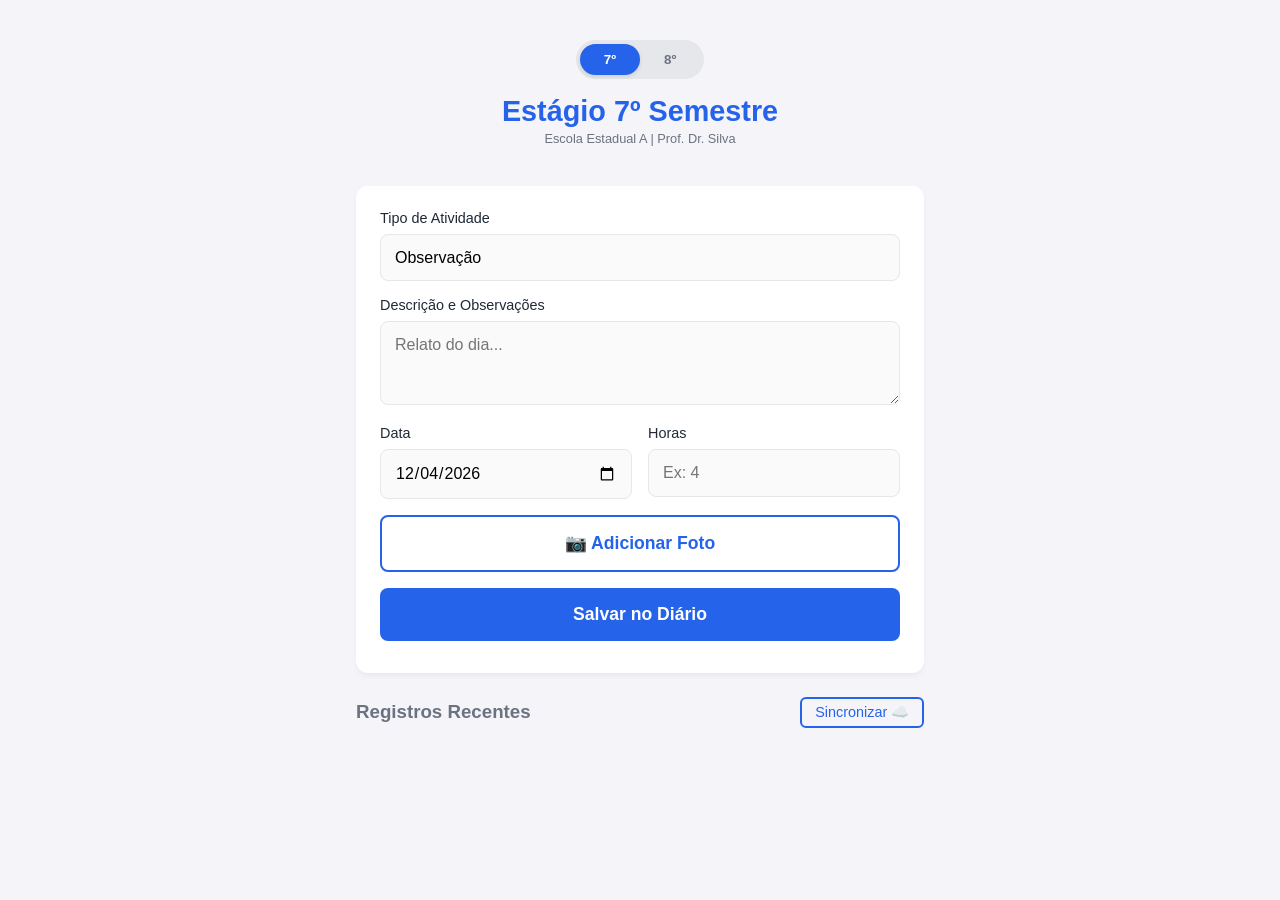
<file: index.html>
<!DOCTYPE html>
<html lang="pt-BR">
<head>
    <meta charset="UTF-8">
    <meta name="viewport" content="width=device-width, initial-scale=1.0, maximum-scale=1.0, user-scalable=no">
    <title>Estágio - Diário</title>
    <link rel="stylesheet" href="css/style.css">
    <link rel="manifest" href="manifest.json">
</head>
<body>
    <div class="container">
        <header>
    <div class="internship-selector">
        <button class="sel-btn active" onclick="switchEstagio(7)">7º</button>
        <button class="sel-btn" onclick="switchEstagio(8)">8º</button>
    </div>
    <h1 id="estagio-titulo">Estágio 7º</h1>
    <p id="estagio-info" style="font-size: 0.8rem; color: var(--text-light);"></p>
</header>
<div class="card">
            <form id="form-diario">
                <div class="form-group">
                    <label>Tipo de Atividade</label>
                    <select id="tipo_atividade" required></select>
                </div>
                <div class="form-group">
                    <label>Descrição e Observações</label>
                    <textarea id="atividade" rows="3" required placeholder="Relato do dia..."></textarea>
                </div>
                <div style="display: flex; gap: 1rem;">
                    <div class="form-group" style="flex: 1;">
                        <label>Data</label>
                        <input type="date" id="data" required>
                    </div>
                    <div class="form-group" style="flex: 1;">
                        <label>Horas</label>
                        <input type="number" id="horas" required min="0.5" step="0.5" placeholder="Ex: 4">
                    </div>
                </div>
                <div class="form-group">
                    <label class="btn btn-outline" style="cursor: pointer; text-align: center;">
                        📷 Adicionar Foto
                        <input type="file" id="foto" accept="image/*" style="display:none" onchange="previewFoto(this)">
                    </label>
                    <div id="foto-preview"></div> </div>
                
                <button type="submit" class="btn">Salvar no Diário</button>
            </form>
        </div>

        <div style="display: flex; justify-content: space-between; align-items: center; margin: 1.5rem 0 1rem;">
            <h3 style="color: var(--text-light); margin: 0;">Registros Recentes</h3>
            <button type="button" id="btn-sync" class="btn-outline" style="padding: 0.3rem 0.8rem; border-radius: 6px; font-size: 0.9rem; cursor: pointer;">
                Sincronizar ☁️
            </button>
        </div>
        
        <ul id="lista-atividades" class="lista-registros"></ul>
    
    <script src="js/config.js"></script>
    <script src="js/db.js"></script>
    <script src="js/sync.js"></script> <script src="js/app.js"></script> </body>
</body>
</html>
</file>
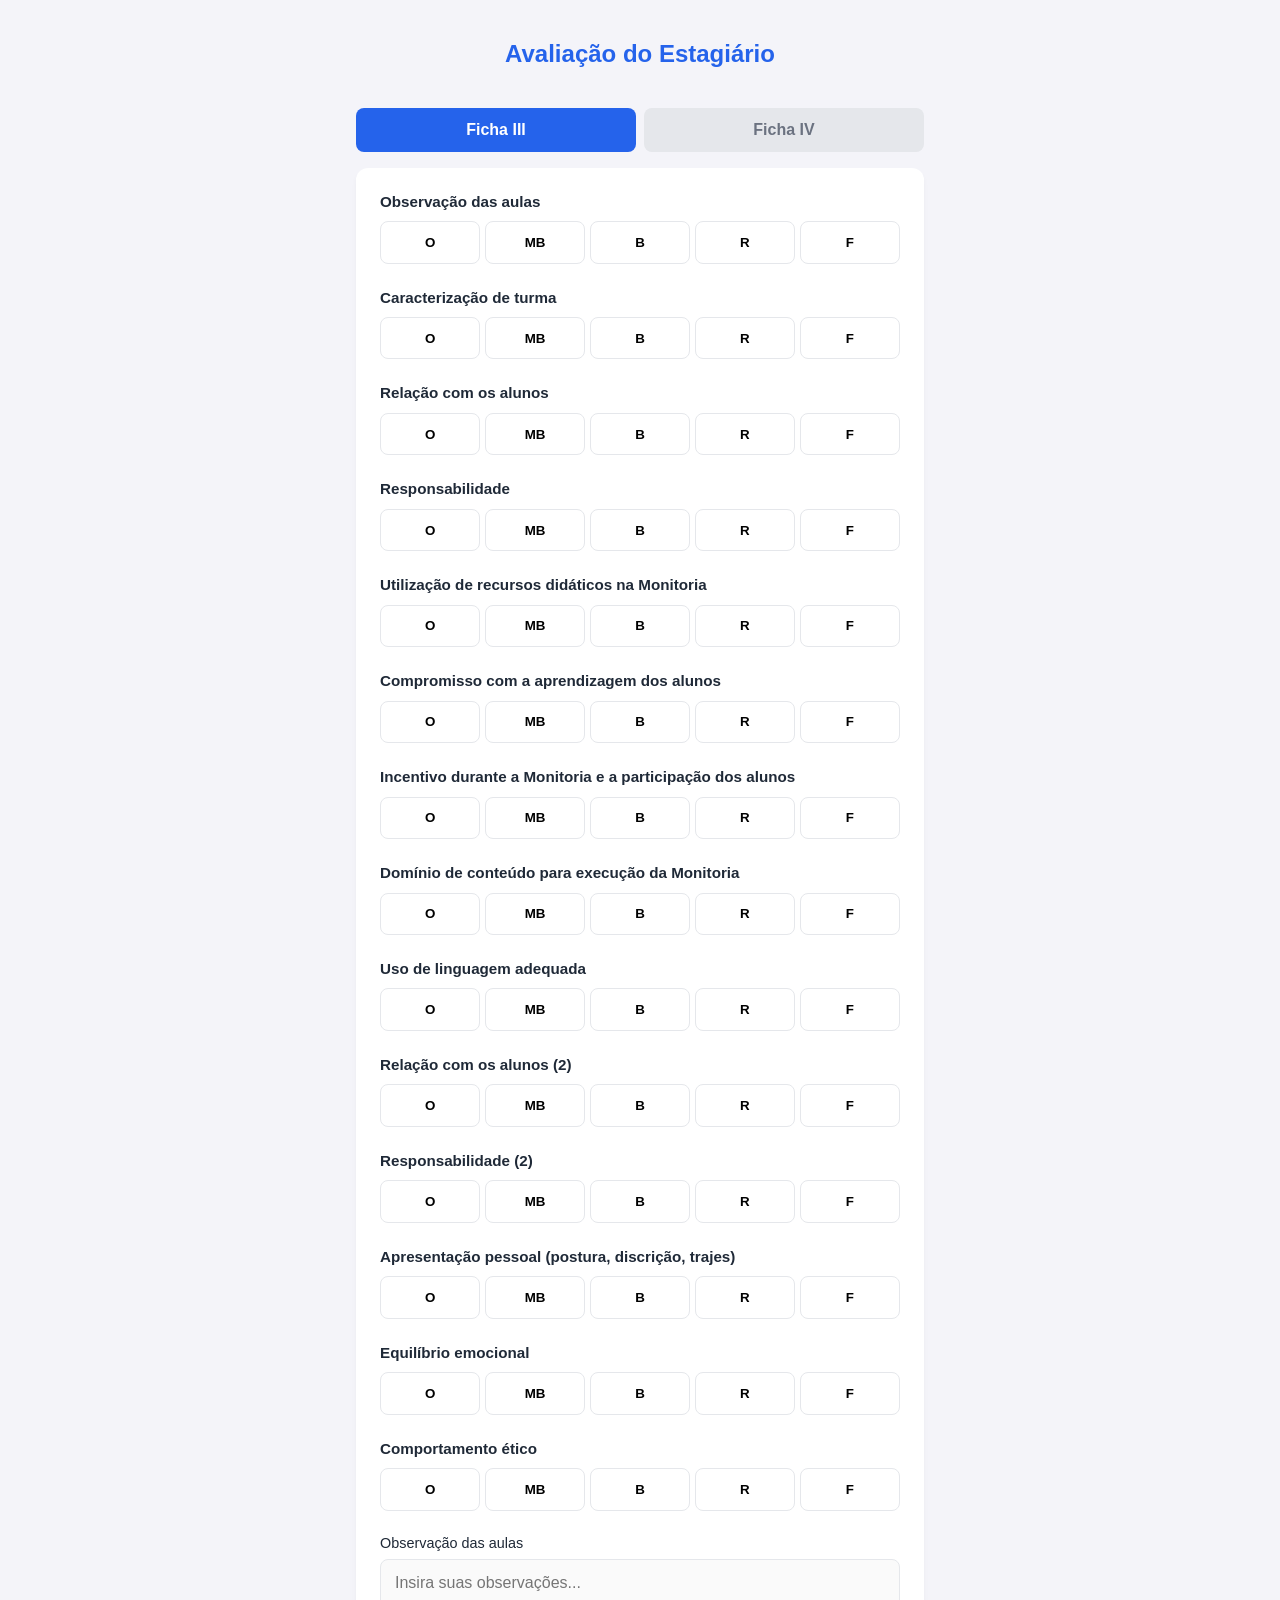
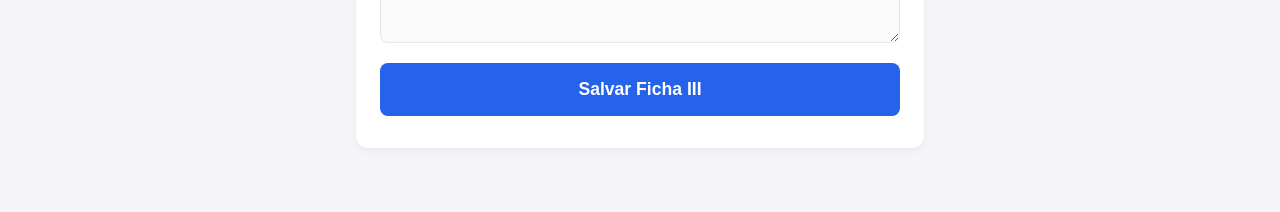
<file: prof.html>
<!DOCTYPE html>
<html lang="pt-BR">
<head>
    <meta charset="UTF-8">
    <meta name="viewport" content="width=device-width, initial-scale=1.0, maximum-scale=1.0, user-scalable=no">
    <title>Estágio - Avaliação do Professor</title>
    <link rel="stylesheet" href="css/style.css">
    <link rel="manifest" href="manifest.json">
    <style>
        /* Estilo extra para os títulos das categorias da Ficha 4 */
        .categoria-titulo { margin: 1.5rem 0 1rem; padding-bottom: 0.5rem; border-bottom: 2px solid var(--border); color: var(--primary); font-size: 1.1rem; }
        .eval-row p { font-size: 0.95rem; line-height: 1.3; margin-bottom: 0.6rem; }
    </style>
</head>
<body>
    <div class="container">
        <header>
            <h1>Avaliação do Estagiário</h1>
        </header>

        <div class="tabs">
            <button class="tab-btn active" data-target="ficha3">Ficha III</button>
            <button class="tab-btn" data-target="ficha4">Ficha IV</button>
        </div>

        <div class="card">
            <div id="ficha3" class="tab-content active">
                <form id="form-ficha3">
                    <div id="criterios-ficha3"></div> <div class="form-group" style="margin-top: 1.5rem;">
                        <label>Observação das aulas</label>
                        <textarea id="obs-ficha3" rows="3" placeholder="Insira suas observações..."></textarea>
                    </div>
                    
                    <button type="button" class="btn" onclick="salvarAvaliacao('ficha3')">Salvar Ficha III</button>
                </form>
            </div>

            <div id="ficha4" class="tab-content">
                <form id="form-ficha4">
                    <div id="criterios-ficha4"></div> <h3 class="categoria-titulo">5 – Outros aspectos que não constam nesta ficha</h3>
                    <div class="form-group">
                        <label>Positivos</label>
                        <textarea id="obs-positivos" rows="2"></textarea>
                    </div>
                    <div class="form-group">
                        <label>Negativos</label>
                        <textarea id="obs-negativos" rows="2"></textarea>
                    </div>
                    
                    <button type="button" class="btn" onclick="salvarAvaliacao('ficha4')">Salvar Ficha IV</button>
                </form>
            </div>
        </div>
    </div>

    <script src="js/config.js"></script>
    <script src="js/db.js"></script>
    <script src="js/sync.js"></script>
    <script src="js/prof.js"></script>
</body>
</html>
</file>
<file: css/style.css>
:root {
    --bg: #f4f4f9;
    --surface: #ffffff;
    --primary: #2563eb;
    --primary-dark: #1d4ed8;
    --text: #1f2937;
    --text-light: #6b7280;
    --border: #e5e7eb;
    --success: #10b981;
    --radius: 12px;
}

* { box-sizing: border-box; margin: 0; padding: 0; font-family: -apple-system, BlinkMacSystemFont, "Segoe UI", Roboto, sans-serif; }
body { background-color: var(--bg); color: var(--text); padding-bottom: 2rem; }

.container { max-width: 600px; margin: 0 auto; padding: 1rem; }
header { padding: 1.5rem 0; text-align: center; margin-bottom: 1rem; }
h1 { font-size: 1.5rem; color: var(--primary); }

.card { background: var(--surface); padding: 1.5rem; border-radius: var(--radius); box-shadow: 0 4px 6px -1px rgba(0,0,0,0.05); margin-bottom: 1rem; }

.form-group { margin-bottom: 1rem; }
label { display: block; margin-bottom: 0.5rem; font-weight: 500; font-size: 0.9rem; }
input, select, textarea { width: 100%; padding: 0.875rem; border: 1px solid var(--border); border-radius: 8px; font-size: 1rem; background: #fafafa; appearance: none;}
input:focus, select:focus { outline: none; border-color: var(--primary); background: #fff; }

.btn { display: block; width: 100%; padding: 1rem; background: var(--primary); color: white; border: none; border-radius: 8px; font-size: 1.1rem; font-weight: 600; cursor: pointer; text-align: center; margin-bottom: 0.5rem; transition: background 0.2s; }
.btn:active { background: var(--primary-dark); }
.btn-outline { background: transparent; color: var(--primary); border: 2px solid var(--primary); }
.btn-success { background: var(--success); }

/* Tabs e Avaliação (Prof) */
.tabs { display: flex; gap: 0.5rem; margin-bottom: 1rem; }
.tab-btn { flex: 1; padding: 0.8rem; border: none; background: #e5e7eb; border-radius: 8px; font-weight: 600; font-size: 1rem; color: var(--text-light); }
.tab-btn.active { background: var(--primary); color: white; }
.tab-content { display: none; }
.tab-content.active { display: block; }

.eval-row { margin-bottom: 1.5rem; }
.eval-row p { margin-bottom: 0.5rem; font-weight: 500; }
.eval-options { display: flex; gap: 0.3rem; }
.eval-btn { flex: 1; padding: 0.8rem 0; border: 1px solid var(--border); background: var(--surface); border-radius: 8px; font-weight: bold; cursor: pointer; }
.eval-btn.selected { background: var(--primary); color: white; border-color: var(--primary); }

/* Lista de Registros */
.lista-registros { list-style: none; }
.lista-registros li { background: var(--surface); padding: 1rem; border-radius: 8px; margin-bottom: 0.5rem; border-left: 4px solid var(--primary); box-shadow: 0 1px 3px rgba(0,0,0,0.1); }
.lista-registros .meta { display: flex; justify-content: space-between; font-size: 0.85rem; color: var(--text-light); margin-top: 0.5rem; }

/* Utility */
.hidden { display: none; }

/* =========================================
   NOVO DASHBOARD & SELETOR DE ESTÁGIO
   ========================================= */

/* Seletor no topo (7º e 8º) */
.internship-selector {
    display: flex;
    background: #e5e7eb;
    border-radius: 20px;
    padding: 4px;
    width: fit-content;
    margin: 0 auto 1rem;
}

.sel-btn {
    border: none;
    background: transparent;
    padding: 0.5rem 1.5rem;
    border-radius: 16px;
    font-weight: bold;
    color: var(--text-light);
    cursor: pointer;
    transition: all 0.3s ease;
}

.sel-btn.active {
    background: var(--primary);
    color: white;
    box-shadow: 0 2px 4px rgba(0,0,0,0.1);
}

#estagio-titulo { font-size: 1.8rem; margin-bottom: 0.2rem; transition: color 0.3s ease; }

/* Barra de Progresso (Dashboard) */
.dashboard { border-top: 4px solid var(--primary); transition: border-color 0.3s ease; }

.progress-container { margin-bottom: 1.5rem; }
.progress-bar {
    width: 100%;
    height: 12px;
    background: #e5e7eb;
    border-radius: 6px;
    overflow: hidden;
    margin-bottom: 0.5rem;
}
.progress-fill {
    height: 100%;
    background: var(--primary);
    width: 0%; /* Alterado via JS */
    transition: width 0.8s cubic-bezier(0.4, 0, 0.2, 1), background-color 0.3s ease;
}
.progress-text { text-align: right; font-size: 0.85rem; font-weight: bold; color: var(--text-light); }

/* Grid de Estatísticas (Tipos de Atividade) */
.stats-grid {
    display: grid;
    grid-template-columns: repeat(auto-fit, minmax(90px, 1fr));
    gap: 0.8rem;
}
.stat-item {
    background: #f8fafc;
    border: 1px solid var(--border);
    border-radius: 8px;
    padding: 0.8rem 0.5rem;
    text-align: center;
    display: flex;
    flex-direction: column;
    justify-content: center;
}
.stat-item small { font-size: 0.75rem; color: var(--text-light); margin-bottom: 0.3rem; line-height: 1.1;}
.stat-item strong { font-size: 1.1rem; color: var(--primary); transition: color 0.3s ease; }
</file>
